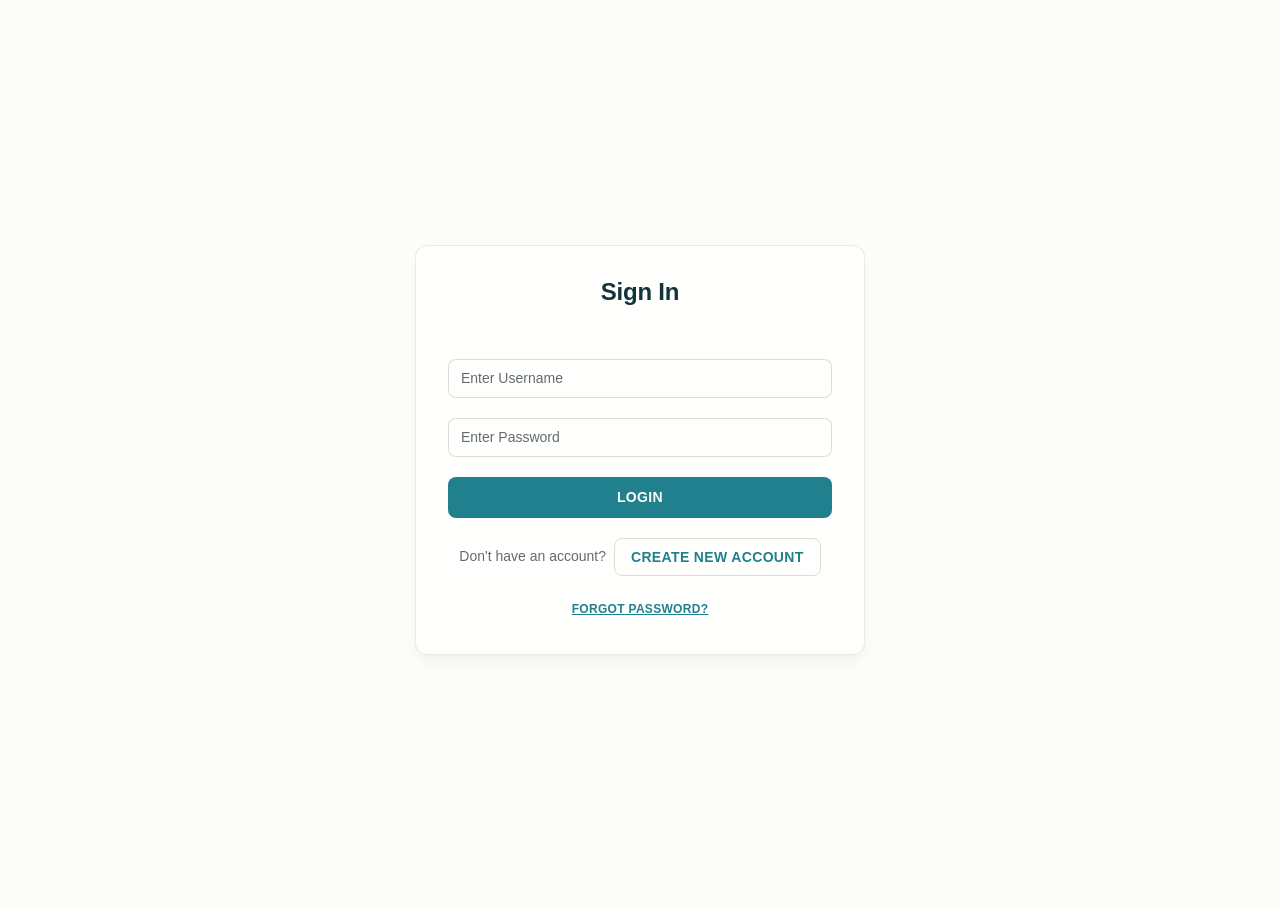
<file: index.html>
<!DOCTYPE html>
<html lang="en">
<head>
    <meta charset="UTF-8">
    <meta name="viewport" content="width=device-width, initial-scale=1.0">
    <title>Login Page</title>
    <link rel="stylesheet" href="style.css">
</head>
<body>
    <div class="container">
        <div class="container1">
            <form id="loginForm">
                <div class="container2">
                    <!-- Sign In label above inputs -->
                    <h1 id="heading">Sign In</h1>

                    <input type="text" name="username" id="uname" placeholder="Enter Username">
                    <input type="password" name="password" id="pass" placeholder="Enter Password">
                    <div id="msg" style="margin-bottom:0px; font-weight:bold;"></div>
                    <input type="submit" value="Login" id="signin">
                    <span>Don't have an account?<input type="button" value="Create new account" id="create"></span>
                    <input type="button" value="Forgot Password?" id="forgot" style="text-decoration: underline;">
                </div>
            </form>
        </div>
    </div>
    <!-- Forgot Password Modal -->
    <div id="forgotModal" class="modal">
        <div class="modal-content">
            <h2>Forgot Password</h2>
            <p>Please contact the administrator to reset your password.</p>
            <button id="closeModal">OK</button>
        </div>
    </div>

    <script src="script.js"></script>
</body>
</html>
</file>
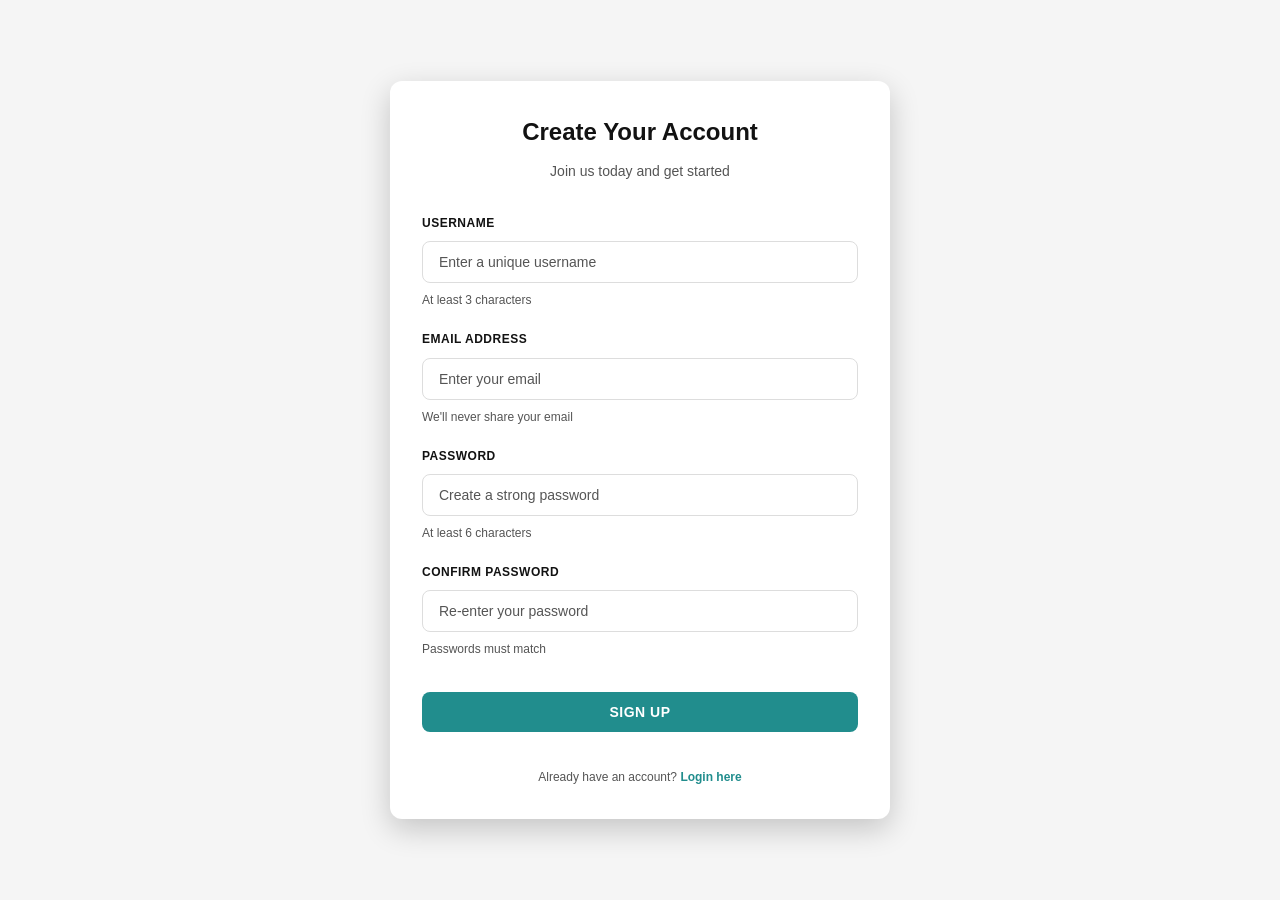
<file: register.html>
<!DOCTYPE html>
<html lang="en">
<head>
    <meta charset="UTF-8">
    <meta name="viewport" content="width=device-width, initial-scale=1.0">
    <title>Register - User Management System</title>
    <link rel="stylesheet" href="style1.css">
</head>
<body>
    <div class="container">
        <div class="registration-wrapper">
            <!-- Header Section -->
            <div class="header-section">
                <h1 id="heading">Create Your Account</h1>
                <p class="subtitle">Join us today and get started</p>
            </div>

            <!-- Registration Form -->
            <form id="registerForm" method="POST" action="insertUser.php" novalidate>
                <div class="form-section">
                    <!-- Username Input -->
                    <div class="form-group">
                        <label for="uname" class="form-label">Username</label>
                        <input 
                            type="text" 
                            name="username" 
                            id="uname"
                            placeholder="Enter a unique username" 
                            required 
                            minlength="3"
                            maxlength="50"
                            class="form-control"
                        >
                        <span class="help-text">At least 3 characters</span>
                    </div>

                    <!-- Email Input -->
                    <div class="form-group">
                        <label for="email" class="form-label">Email Address</label>
                        <input 
                            type="email" 
                            name="emailId" 
                            id="email"
                            placeholder="Enter your email" 
                            required
                            class="form-control"
                        >
                        <span class="help-text">We'll never share your email</span>
                    </div>

                    <!-- Password Input -->
                    <div class="form-group">
                        <label for="pass" class="form-label">Password</label>
                        <input 
                            type="password" 
                            name="password" 
                            id="pass"
                            placeholder="Create a strong password" 
                            required 
                            minlength="6"
                            maxlength="100"
                            class="form-control"
                        >
                        <span class="help-text">At least 6 characters</span>
                    </div>

                    <!-- Confirm Password Input -->
                    <div class="form-group">
                        <label for="cpass" class="form-label">Confirm Password</label>
                        <input 
                            type="password" 
                            name="confirm_password" 
                            id="cpass"
                            placeholder="Re-enter your password" 
                            required 
                            minlength="6"
                            maxlength="100"
                            class="form-control"
                        >
                        <span class="help-text">Passwords must match</span>
                    </div>

                    <!-- Message Display -->
                    <div id="msg" class="message-box"></div>

                    <!-- Form Actions -->
                    <div class="form-actions">
                        <input 
                            type="submit" 
                            value="Sign Up" 
                            id="signup"
                            class="btn btn-primary"
                        >
                    </div>

                    <!-- Login Link -->
                    <p class="login-link">
                        Already have an account? <a href="index.html">Login here</a>
                    </p>
                </div>
            </form>
        </div>
    </div>

    <script>
        // ============================================
        // REGISTRATION FORM LOGIC
        // ============================================

        const form = document.getElementById("registerForm");
        const msgBox = document.getElementById("msg");
        const signupBtn = document.getElementById("signup");

        // Form submission handler
        form.addEventListener("submit", function (e) {
            e.preventDefault();

            // Validate HTML5 constraints
            if (!form.checkValidity()) {
                form.reportValidity();
                return;
            }

            // Get form values and trim whitespace
            const username = document.getElementById("uname").value.trim();
            const email = document.getElementById("email").value.trim();
            const password = document.getElementById("pass").value;
            const confirmPassword = document.getElementById("cpass").value;

            // ============================================
            // CLIENT-SIDE VALIDATION
            // ============================================

            // Check username length
            if (username.length < 3) {
                showMessage("❌ Username must be at least 3 characters!", "error");
                return;
            }

            // Check password match
            if (password !== confirmPassword) {
                showMessage("❌ Passwords do not match!", "error");
                return;
            }

            // Check password length
            if (password.length < 6) {
                showMessage("❌ Password must be at least 6 characters!", "error");
                return;
            }

            // Disable button during submission
            signupBtn.disabled = true;
            signupBtn.value = "Registering...";

            // ============================================
            // SEND DATA TO SERVER
            // ============================================

            const formData = new FormData(form);

            fetch("insertUser.php", {
                method: "POST",
                body: formData
            })
            .then(response => {
                console.log("Response status:", response.status);
                return response.text();
            })
            .then(text => {
                console.log("Raw response:", text);
                
                try {
                    const data = JSON.parse(text);
                    console.log("Parsed data:", data);
                    
                    // Show debug info if available
                    if (data.debug && data.debug.length > 0) {
                        console.log("Debug info:", data.debug);
                    }
                    
                    // Show appropriate message
                    if (data.status === "success") {
                        showMessage("✔ " + data.message, "success");
                        form.reset();
                        
                        // Redirect after 1.5 seconds
                        setTimeout(() => {
                            window.location.href = "index.html";
                        }, 1500);
                    } else {
                        showMessage("❌ " + data.message, "error");
                    }
                } catch (e) {
                    console.error("JSON Parse Error:", e);
                    console.error("Raw Response:", text);
                    showMessage("❌ " + text, "error");
                }
            })
            .catch(error => {
                console.error("Fetch Error:", error);
                showMessage("❌ Network error! " + error.message, "error");
            })
            .finally(() => {
                signupBtn.disabled = false;
                signupBtn.value = "Sign Up";
            });
        });

        // ============================================
        // BACK TO LOGIN BUTTON
        // ============================================

        document.getElementById("backLogin").addEventListener("click", () => {
            window.location.href = "index.html";
        });

        // ============================================
        // HELPER FUNCTION: SHOW MESSAGE
        // ============================================

        function showMessage(text, type) {
            msgBox.textContent = text;
            msgBox.className = "message-box " + type;
            msgBox.style.display = "flex";
        }

        // ============================================
        // REAL-TIME PASSWORD MATCH VALIDATION
        // ============================================

        const passInput = document.getElementById("pass");
        const cpassInput = document.getElementById("cpass");

        cpassInput.addEventListener("input", function () {
            if (cpassInput.value && passInput.value !== cpassInput.value) {
                cpassInput.style.borderColor = "var(--color-error)";
            } else {
                cpassInput.style.borderColor = "var(--color-border)";
            }
        });
    </script>
</body>
</html>
</file>
<file: style.css>
:root {
  /* Primitive Color Tokens */
  --color-white: rgba(255, 255, 255, 1);
  --color-black: rgba(0, 0, 0, 1);
  --color-cream-50: rgba(252, 252, 249, 1);
  --color-cream-100: rgba(255, 255, 253, 1);
  --color-gray-200: rgba(245, 245, 245, 1);
  --color-gray-300: rgba(167, 169, 169, 1);
  --color-gray-400: rgba(119, 124, 124, 1);
  --color-slate-500: rgba(98, 108, 113, 1);
  --color-brown-600: rgba(94, 82, 64, 1);
  --color-charcoal-700: rgba(31, 33, 33, 1);
  --color-charcoal-800: rgba(38, 40, 40, 1);
  --color-slate-900: rgba(19, 52, 59, 1);
  --color-teal-300: rgba(50, 184, 198, 1);
  --color-teal-400: rgba(45, 166, 178, 1);
  --color-teal-500: rgba(33, 128, 141, 1);
  --color-teal-600: rgba(29, 116, 128, 1);
  --color-teal-700: rgba(26, 104, 115, 1);
  --color-teal-800: rgba(41, 150, 161, 1);
  --color-red-400: rgba(255, 84, 89, 1);
  --color-red-500: rgba(192, 21, 47, 1);
  --color-orange-400: rgba(230, 129, 97, 1);
  --color-orange-500: rgba(168, 75, 47, 1);

  /* RGB versions for opacity control */
  --color-brown-600-rgb: 94, 82, 64;
  --color-teal-500-rgb: 33, 128, 141;
  --color-slate-900-rgb: 19, 52, 59;
  --color-slate-500-rgb: 98, 108, 113;
  --color-red-500-rgb: 192, 21, 47;
  --color-red-400-rgb: 255, 84, 89;
  --color-orange-500-rgb: 168, 75, 47;
  --color-orange-400-rgb: 230, 129, 97;

  /* Background color tokens (Light Mode) */
  --color-bg-1: rgba(59, 130, 246, 0.08); /* Light blue */
  --color-bg-2: rgba(245, 158, 11, 0.08); /* Light yellow */
  --color-bg-3: rgba(34, 197, 94, 0.08); /* Light green */
  --color-bg-4: rgba(239, 68, 68, 0.08); /* Light red */
  --color-bg-5: rgba(147, 51, 234, 0.08); /* Light purple */
  --color-bg-6: rgba(249, 115, 22, 0.08); /* Light orange */
  --color-bg-7: rgba(236, 72, 153, 0.08); /* Light pink */
  --color-bg-8: rgba(6, 182, 212, 0.08); /* Light cyan */

  /* Semantic Color Tokens (Light Mode) */
  --color-background: var(--color-cream-50);
  --color-surface: var(--color-cream-100);
  --color-text: var(--color-slate-900);
  --color-text-secondary: var(--color-slate-500);
  --color-primary: var(--color-teal-500);
  --color-primary-hover: var(--color-teal-600);
  --color-primary-active: var(--color-teal-700);
  --color-secondary: rgba(var(--color-brown-600-rgb), 0.12);
  --color-secondary-hover: rgba(var(--color-brown-600-rgb), 0.2);
  --color-secondary-active: rgba(var(--color-brown-600-rgb), 0.25);
  --color-border: rgba(var(--color-brown-600-rgb), 0.2);
  --color-btn-primary-text: var(--color-cream-50);
  --color-card-border: rgba(var(--color-brown-600-rgb), 0.12);
  --color-card-border-inner: rgba(var(--color-brown-600-rgb), 0.12);
  --color-error: var(--color-red-500);
  --color-success: var(--color-teal-500);
  --color-warning: var(--color-orange-500);
  --color-info: var(--color-slate-500);
  --color-focus-ring: rgba(var(--color-teal-500-rgb), 0.4);
  --color-select-caret: rgba(var(--color-slate-900-rgb), 0.8);

  /* Common style patterns */
  --focus-ring: 0 0 0 3px var(--color-focus-ring);
  --focus-outline: 2px solid var(--color-primary);
  --status-bg-opacity: 0.15;
  --status-border-opacity: 0.25;
  --select-caret-light: url("data:image/svg+xml,%3Csvg xmlns='http://www.w3.org/2000/svg' width='16' height='16' viewBox='0 0 24 24' fill='none' stroke='%23134252' stroke-width='2' stroke-linecap='round' stroke-linejoin='round'%3E%3Cpolyline points='6 9 12 15 18 9'%3E%3C/polyline%3E%3C/svg%3E");
  --select-caret-dark: url("data:image/svg+xml,%3Csvg xmlns='http://www.w3.org/2000/svg' width='16' height='16' viewBox='0 0 24 24' fill='none' stroke='%23f5f5f5' stroke-width='2' stroke-linecap='round' stroke-linejoin='round'%3E%3Cpolyline points='6 9 12 15 18 9'%3E%3C/polyline%3E%3C/svg%3E");

  /* RGB versions for opacity control */
  --color-success-rgb: 33, 128, 141;
  --color-error-rgb: 192, 21, 47;
  --color-warning-rgb: 168, 75, 47;
  --color-info-rgb: 98, 108, 113;

  /* Typography */
  --font-family-base: "FKGroteskNeue", "Geist", "Inter", -apple-system,
    BlinkMacSystemFont, "Segoe UI", Roboto, sans-serif;
  --font-family-mono: "Berkeley Mono", ui-monospace, SFMono-Regular, Menlo,
    Monaco, Consolas, monospace;
  --font-size-xs: 11px;
  --font-size-sm: 12px;
  --font-size-base: 14px;
  --font-size-md: 14px;
  --font-size-lg: 16px;
  --font-size-xl: 18px;
  --font-size-2xl: 20px;
  --font-size-3xl: 24px;
  --font-size-4xl: 30px;
  --font-weight-normal: 400;
  --font-weight-medium: 500;
  --font-weight-semibold: 550;
  --font-weight-bold: 600;
  --line-height-tight: 1.2;
  --line-height-normal: 1.5;
  --letter-spacing-tight: -0.01em;

  /* Spacing */
  --space-0: 0;
  --space-1: 1px;
  --space-2: 2px;
  --space-4: 4px;
  --space-6: 6px;
  --space-8: 8px;
  --space-10: 10px;
  --space-12: 12px;
  --space-16: 16px;
  --space-20: 20px;
  --space-24: 24px;
  --space-32: 32px;

  /* Border Radius */
  --radius-sm: 6px;
  --radius-base: 8px;
  --radius-md: 10px;
  --radius-lg: 12px;
  --radius-full: 9999px;

  /* Shadows */
  --shadow-xs: 0 1px 2px rgba(0, 0, 0, 0.02);
  --shadow-sm: 0 1px 3px rgba(0, 0, 0, 0.04), 0 1px 2px rgba(0, 0, 0, 0.02);
  --shadow-md: 0 4px 6px -1px rgba(0, 0, 0, 0.04),
    0 2px 4px -1px rgba(0, 0, 0, 0.02);
  --shadow-lg: 0 10px 15px -3px rgba(0, 0, 0, 0.04),
    0 4px 6px -2px rgba(0, 0, 0, 0.02);
  --shadow-inset-sm: inset 0 1px 0 rgba(255, 255, 255, 0.15),
    inset 0 -1px 0 rgba(0, 0, 0, 0.03);

  /* Animation */
  --duration-fast: 150ms;
  --duration-normal: 250ms;
  --ease-standard: cubic-bezier(0.16, 1, 0.3, 1);

  /* Layout */
  --container-sm: 640px;
  --container-md: 768px;
  --container-lg: 1024px;
  --container-xl: 1280px;
}

/* Dark mode colors */
@media (prefers-color-scheme: dark) {
  :root {
    /* RGB versions for opacity control (Dark Mode) */
    --color-gray-400-rgb: 119, 124, 124;
    --color-teal-300-rgb: 50, 184, 198;
    --color-gray-300-rgb: 167, 169, 169;
    --color-gray-200-rgb: 245, 245, 245;

    /* Background color tokens (Dark Mode) */
    --color-bg-1: rgba(29, 78, 216, 0.15); /* Dark blue */
    --color-bg-2: rgba(180, 83, 9, 0.15); /* Dark yellow */
    --color-bg-3: rgba(21, 128, 61, 0.15); /* Dark green */
    --color-bg-4: rgba(185, 28, 28, 0.15); /* Dark red */
    --color-bg-5: rgba(107, 33, 168, 0.15); /* Dark purple */
    --color-bg-6: rgba(194, 65, 12, 0.15); /* Dark orange */
    --color-bg-7: rgba(190, 24, 93, 0.15); /* Dark pink */
    --color-bg-8: rgba(8, 145, 178, 0.15); /* Dark cyan */

    /* Semantic Color Tokens (Dark Mode) */
    --color-background: var(--color-charcoal-700);
    --color-surface: var(--color-charcoal-800);
    --color-text: var(--color-gray-200);
    --color-text-secondary: rgba(var(--color-gray-300-rgb), 0.7);
    --color-primary: var(--color-teal-300);
    --color-primary-hover: var(--color-teal-400);
    --color-primary-active: var(--color-teal-800);
    --color-secondary: rgba(var(--color-gray-400-rgb), 0.15);
    --color-secondary-hover: rgba(var(--color-gray-400-rgb), 0.25);
    --color-secondary-active: rgba(var(--color-gray-400-rgb), 0.3);
    --color-border: rgba(var(--color-gray-400-rgb), 0.3);
    --color-error: var(--color-red-400);
    --color-success: var(--color-teal-300);
    --color-warning: var(--color-orange-400);
    --color-info: var(--color-gray-300);
    --color-focus-ring: rgba(var(--color-teal-300-rgb), 0.4);
    --color-btn-primary-text: var(--color-slate-900);
    --color-card-border: rgba(var(--color-gray-400-rgb), 0.2);
    --color-card-border-inner: rgba(var(--color-gray-400-rgb), 0.15);
    --shadow-inset-sm: inset 0 1px 0 rgba(255, 255, 255, 0.1),
      inset 0 -1px 0 rgba(0, 0, 0, 0.15);
    --button-border-secondary: rgba(var(--color-gray-400-rgb), 0.2);
    --color-border-secondary: rgba(var(--color-gray-400-rgb), 0.2);
    --color-select-caret: rgba(var(--color-gray-200-rgb), 0.8);

    /* Common style patterns - updated for dark mode */
    --focus-ring: 0 0 0 3px var(--color-focus-ring);
    --focus-outline: 2px solid var(--color-primary);
    --status-bg-opacity: 0.15;
    --status-border-opacity: 0.25;
    --select-caret-light: url("data:image/svg+xml,%3Csvg xmlns='http://www.w3.org/2000/svg' width='16' height='16' viewBox='0 0 24 24' fill='none' stroke='%23134252' stroke-width='2' stroke-linecap='round' stroke-linejoin='round'%3E%3Cpolyline points='6 9 12 15 18 9'%3E%3C/polyline%3E%3C/svg%3E");
    --select-caret-dark: url("data:image/svg+xml,%3Csvg xmlns='http://www.w3.org/2000/svg' width='16' height='16' viewBox='0 0 24 24' fill='none' stroke='%23f5f5f5' stroke-width='2' stroke-linecap='round' stroke-linejoin='round'%3E%3Cpolyline points='6 9 12 15 18 9'%3E%3C/polyline%3E%3C/svg%3E");

    /* RGB versions for dark mode */
    --color-success-rgb: var(--color-teal-300-rgb);
    --color-error-rgb: var(--color-red-400-rgb);
    --color-warning-rgb: var(--color-orange-400-rgb);
    --color-info-rgb: var(--color-gray-300-rgb);
  }
}

/* Data attribute for manual theme switching */
[data-color-scheme="dark"] {
  /* RGB versions for opacity control (dark mode) */
  --color-gray-400-rgb: 119, 124, 124;
  --color-teal-300-rgb: 50, 184, 198;
  --color-gray-300-rgb: 167, 169, 169;
  --color-gray-200-rgb: 245, 245, 245;

  /* Colorful background palette - Dark Mode */
  --color-bg-1: rgba(29, 78, 216, 0.15); /* Dark blue */
  --color-bg-2: rgba(180, 83, 9, 0.15); /* Dark yellow */
  --color-bg-3: rgba(21, 128, 61, 0.15); /* Dark green */
  --color-bg-4: rgba(185, 28, 28, 0.15); /* Dark red */
  --color-bg-5: rgba(107, 33, 168, 0.15); /* Dark purple */
  --color-bg-6: rgba(194, 65, 12, 0.15); /* Dark orange */
  --color-bg-7: rgba(190, 24, 93, 0.15); /* Dark pink */
  --color-bg-8: rgba(8, 145, 178, 0.15); /* Dark cyan */

  /* Semantic Color Tokens (Dark Mode) */
  --color-background: var(--color-charcoal-700);
  --color-surface: var(--color-charcoal-800);
  --color-text: var(--color-gray-200);
  --color-text-secondary: rgba(var(--color-gray-300-rgb), 0.7);
  --color-primary: var(--color-teal-300);
  --color-primary-hover: var(--color-teal-400);
  --color-primary-active: var(--color-teal-800);
  --color-secondary: rgba(var(--color-gray-400-rgb), 0.15);
  --color-secondary-hover: rgba(var(--color-gray-400-rgb), 0.25);
  --color-secondary-active: rgba(var(--color-gray-400-rgb), 0.3);
  --color-border: rgba(var(--color-gray-400-rgb), 0.3);
  --color-error: var(--color-red-400);
  --color-success: var(--color-teal-300);
  --color-warning: var(--color-orange-400);
  --color-info: var(--color-gray-300);
  --color-focus-ring: rgba(var(--color-teal-300-rgb), 0.4);
  --color-btn-primary-text: var(--color-slate-900);
  --color-card-border: rgba(var(--color-gray-400-rgb), 0.15);
  --color-card-border-inner: rgba(var(--color-gray-400-rgb), 0.15);
  --shadow-inset-sm: inset 0 1px 0 rgba(255, 255, 255, 0.1),
    inset 0 -1px 0 rgba(0, 0, 0, 0.15);
  --color-border-secondary: rgba(var(--color-gray-400-rgb), 0.2);
  --color-select-caret: rgba(var(--color-gray-200-rgb), 0.8);

  /* Common style patterns - updated for dark mode */
  --focus-ring: 0 0 0 3px var(--color-focus-ring);
  --focus-outline: 2px solid var(--color-primary);
  --status-bg-opacity: 0.15;
  --status-border-opacity: 0.25;
  --select-caret-light: url("data:image/svg+xml,%3Csvg xmlns='http://www.w3.org/2000/svg' width='16' height='16' viewBox='0 0 24 24' fill='none' stroke='%23134252' stroke-width='2' stroke-linecap='round' stroke-linejoin='round'%3E%3Cpolyline points='6 9 12 15 18 9'%3E%3C/polyline%3E%3C/svg%3E");
  --select-caret-dark: url("data:image/svg+xml,%3Csvg xmlns='http://www.w3.org/2000/svg' width='16' height='16' viewBox='0 0 24 24' fill='none' stroke='%23f5f5f5' stroke-width='2' stroke-linecap='round' stroke-linejoin='round'%3E%3Cpolyline points='6 9 12 15 18 9'%3E%3C/polyline%3E%3C/svg%3E");

  /* RGB versions for dark mode */
  --color-success-rgb: var(--color-teal-300-rgb);
  --color-error-rgb: var(--color-red-400-rgb);
  --color-warning-rgb: var(--color-orange-400-rgb);
  --color-info-rgb: var(--color-gray-300-rgb);
}

[data-color-scheme="light"] {
  /* RGB versions for opacity control (light mode) */
  --color-brown-600-rgb: 94, 82, 64;
  --color-teal-500-rgb: 33, 128, 141;
  --color-slate-900-rgb: 19, 52, 59;

  /* Semantic Color Tokens (Light Mode) */
  --color-background: var(--color-cream-50);
  --color-surface: var(--color-cream-100);
  --color-text: var(--color-slate-900);
  --color-text-secondary: var(--color-slate-500);
  --color-primary: var(--color-teal-500);
  --color-primary-hover: var(--color-teal-600);
  --color-primary-active: var(--color-teal-700);
  --color-secondary: rgba(var(--color-brown-600-rgb), 0.12);
  --color-secondary-hover: rgba(var(--color-brown-600-rgb), 0.2);
  --color-secondary-active: rgba(var(--color-brown-600-rgb), 0.25);
  --color-border: rgba(var(--color-brown-600-rgb), 0.2);
  --color-btn-primary-text: var(--color-cream-50);
  --color-card-border: rgba(var(--color-brown-600-rgb), 0.12);
  --color-card-border-inner: rgba(var(--color-brown-600-rgb), 0.12);
  --color-error: var(--color-red-500);
  --color-success: var(--color-teal-500);
  --color-warning: var(--color-orange-500);
  --color-info: var(--color-slate-500);
  --color-focus-ring: rgba(var(--color-teal-500-rgb), 0.4);

  /* RGB versions for light mode */
  --color-success-rgb: var(--color-teal-500-rgb);
  --color-error-rgb: var(--color-red-500-rgb);
  --color-warning-rgb: var(--color-orange-500-rgb);
  --color-info-rgb: var(--color-slate-500-rgb);
}

/* Base styles */
html {
  font-size: var(--font-size-base);
  font-family: var(--font-family-base);
  line-height: var(--line-height-normal);
  color: var(--color-text);
  background-color: var(--color-background);
  -webkit-font-smoothing: antialiased;
  box-sizing: border-box;
}

body {
  margin: 0;
  padding: 0;
}

*,
*::before,
*::after {
  box-sizing: inherit;
}

/* Typography */
h1,
h2,
h3,
h4,
h5,
h6 {
  margin: 0;
  font-weight: var(--font-weight-semibold);
  line-height: var(--line-height-tight);
  color: var(--color-text);
  letter-spacing: var(--letter-spacing-tight);
}

h1 {
  font-size: var(--font-size-4xl);
}
h2 {
  font-size: var(--font-size-3xl);
}
h3 {
  font-size: var(--font-size-2xl);
}
h4 {
  font-size: var(--font-size-xl);
}
h5 {
  font-size: var(--font-size-lg);
}
h6 {
  font-size: var(--font-size-md);
}

p {
  margin: 0 0 var(--space-16) 0;
}

a {
  color: var(--color-primary);
  text-decoration: none;
  transition: color var(--duration-fast) var(--ease-standard);
}

a:hover {
  color: var(--color-primary-hover);
}

code,
pre {
  font-family: var(--font-family-mono);
  font-size: calc(var(--font-size-base) * 0.95);
  background-color: var(--color-secondary);
  border-radius: var(--radius-sm);
}

code {
  padding: var(--space-1) var(--space-4);
}

pre {
  padding: var(--space-16);
  margin: var(--space-16) 0;
  overflow: auto;
  border: 1px solid var(--color-border);
}

pre code {
  background: none;
  padding: 0;
}

/* Buttons */
.btn {
  display: inline-flex;
  align-items: center;
  justify-content: center;
  padding: var(--space-8) var(--space-16);
  border-radius: var(--radius-base);
  font-size: var(--font-size-base);
  font-weight: 500;
  line-height: 1.5;
  cursor: pointer;
  transition: all var(--duration-normal) var(--ease-standard);
  border: none;
  text-decoration: none;
  position: relative;
}

.btn:focus-visible {
  outline: none;
  box-shadow: var(--focus-ring);
}

.btn--primary {
  background: var(--color-primary);
  color: var(--color-btn-primary-text);
}

.btn--primary:hover {
  background: var(--color-primary-hover);
}

.btn--primary:active {
  background: var(--color-primary-active);
}

.btn--secondary {
  background: var(--color-secondary);
  color: var(--color-text);
}

.btn--secondary:hover {
  background: var(--color-secondary-hover);
}

.btn--secondary:active {
  background: var(--color-secondary-active);
}

.btn--outline {
  background: transparent;
  border: 1px solid var(--color-border);
  color: var(--color-text);
}

.btn--outline:hover {
  background: var(--color-secondary);
}

.btn--sm {
  padding: var(--space-4) var(--space-12);
  font-size: var(--font-size-sm);
  border-radius: var(--radius-sm);
}

.btn--lg {
  padding: var(--space-10) var(--space-20);
  font-size: var(--font-size-lg);
  border-radius: var(--radius-md);
}

.btn--full-width {
  width: 100%;
}

.btn:disabled {
  opacity: 0.5;
  cursor: not-allowed;
}

/* Form elements */
.form-control {
  display: block;
  width: 100%;
  padding: var(--space-8) var(--space-12);
  font-size: var(--font-size-md);
  line-height: 1.5;
  color: var(--color-text);
  background-color: var(--color-surface);
  border: 1px solid var(--color-border);
  border-radius: var(--radius-base);
  transition: border-color var(--duration-fast) var(--ease-standard),
    box-shadow var(--duration-fast) var(--ease-standard);
}

textarea.form-control {
  font-family: var(--font-family-base);
  font-size: var(--font-size-base);
}

select.form-control {
  padding: var(--space-8) var(--space-12);
  -webkit-appearance: none;
  -moz-appearance: none;
  appearance: none;
  background-image: var(--select-caret-light);
  background-repeat: no-repeat;
  background-position: right var(--space-12) center;
  background-size: 16px;
  padding-right: var(--space-32);
}

/* Add a dark mode specific caret */
@media (prefers-color-scheme: dark) {
  select.form-control {
    background-image: var(--select-caret-dark);
  }
}

/* Also handle data-color-scheme */
[data-color-scheme="dark"] select.form-control {
  background-image: var(--select-caret-dark);
}

[data-color-scheme="light"] select.form-control {
  background-image: var(--select-caret-light);
}

.form-control:focus {
  border-color: var(--color-primary);
  outline: var(--focus-outline);
}

.form-label {
  display: block;
  margin-bottom: var(--space-8);
  font-weight: var(--font-weight-medium);
  font-size: var(--font-size-sm);
}

.form-group {
  margin-bottom: var(--space-16);
}

/* Card component */
.card {
  background-color: var(--color-surface);
  border-radius: var(--radius-lg);
  border: 1px solid var(--color-card-border);
  box-shadow: var(--shadow-sm);
  overflow: hidden;
  transition: box-shadow var(--duration-normal) var(--ease-standard);
}

.card:hover {
  box-shadow: var(--shadow-md);
}

.card__body {
  padding: var(--space-16);
}

.card__header,
.card__footer {
  padding: var(--space-16);
  border-bottom: 1px solid var(--color-card-border-inner);
}

/* Status indicators - simplified with CSS variables */
.status {
  display: inline-flex;
  align-items: center;
  padding: var(--space-6) var(--space-12);
  border-radius: var(--radius-full);
  font-weight: var(--font-weight-medium);
  font-size: var(--font-size-sm);
}

.status--success {
  background-color: rgba(
    var(--color-success-rgb, 33, 128, 141),
    var(--status-bg-opacity)
  );
  color: var(--color-success);
  border: 1px solid
    rgba(var(--color-success-rgb, 33, 128, 141), var(--status-border-opacity));
}

.status--error {
  background-color: rgba(
    var(--color-error-rgb, 192, 21, 47),
    var(--status-bg-opacity)
  );
  color: var(--color-error);
  border: 1px solid
    rgba(var(--color-error-rgb, 192, 21, 47), var(--status-border-opacity));
}

.status--warning {
  background-color: rgba(
    var(--color-warning-rgb, 168, 75, 47),
    var(--status-bg-opacity)
  );
  color: var(--color-warning);
  border: 1px solid
    rgba(var(--color-warning-rgb, 168, 75, 47), var(--status-border-opacity));
}

.status--info {
  background-color: rgba(
    var(--color-info-rgb, 98, 108, 113),
    var(--status-bg-opacity)
  );
  color: var(--color-info);
  border: 1px solid
    rgba(var(--color-info-rgb, 98, 108, 113), var(--status-border-opacity));
}

/* Container layout */
.container {
  width: 100%;
  margin-right: auto;
  margin-left: auto;
  padding-right: var(--space-16);
  padding-left: var(--space-16);
}

@media (min-width: 640px) {
  .container {
    max-width: var(--container-sm);
  }
}
@media (min-width: 768px) {
  .container {
    max-width: var(--container-md);
  }
}
@media (min-width: 1024px) {
  .container {
    max-width: var(--container-lg);
  }
}
@media (min-width: 1280px) {
  .container {
    max-width: var(--container-xl);
  }
}

/* Utility classes */
.flex {
  display: flex;
}
.flex-col {
  flex-direction: column;
}
.items-center {
  align-items: center;
}
.justify-center {
  justify-content: center;
}
.justify-between {
  justify-content: space-between;
}
.gap-4 {
  gap: var(--space-4);
}
.gap-8 {
  gap: var(--space-8);
}
.gap-16 {
  gap: var(--space-16);
}

.m-0 {
  margin: 0;
}
.mt-8 {
  margin-top: var(--space-8);
}
.mb-8 {
  margin-bottom: var(--space-8);
}
.mx-8 {
  margin-left: var(--space-8);
  margin-right: var(--space-8);
}
.my-8 {
  margin-top: var(--space-8);
  margin-bottom: var(--space-8);
}

.p-0 {
  padding: 0;
}
.py-8 {
  padding-top: var(--space-8);
  padding-bottom: var(--space-8);
}
.px-8 {
  padding-left: var(--space-8);
  padding-right: var(--space-8);
}
.py-16 {
  padding-top: var(--space-16);
  padding-bottom: var(--space-16);
}
.px-16 {
  padding-left: var(--space-16);
  padding-right: var(--space-16);
}

.block {
  display: block;
}
.hidden {
  display: none;
}

/* Accessibility */
.sr-only {
  position: absolute;
  width: 1px;
  height: 1px;
  padding: 0;
  margin: -1px;
  overflow: hidden;
  clip: rect(0, 0, 0, 0);
  white-space: nowrap;
  border-width: 0;
}

:focus-visible {
  outline: var(--focus-outline);
  outline-offset: 2px;
}

/* Dark mode specifics */
[data-color-scheme="dark"] .btn--outline {
  border: 1px solid var(--color-border-secondary);
}

@font-face {
  font-family: 'FKGroteskNeue';
  src: url('https://r2cdn.perplexity.ai/fonts/FKGroteskNeue.woff2')
    format('woff2');
}

/* END PERPLEXITY DESIGN SYSTEM */
/* ============================================
   LOGIN PAGE STYLESHEET
   ============================================ */

/* GLOBAL RESET */
* {
    margin: 0;
    padding: 0;
    box-sizing: border-box;
}

html {
    font-size: var(--font-size-base);
    -webkit-font-smoothing: antialiased;
}

body {
    font-family: var(--font-family-base);
    background-color: var(--color-background);
    color: var(--color-text);
    line-height: var(--line-height-normal);
    min-height: 100vh;
}

/* CONTAINER */
.container {
    width: 100%;
    max-width: var(--container-xl);
    margin: 0 auto;
    padding: var(--space-16);
    min-height: 100vh;
    display: flex;
    align-items: center;
    justify-content: center;
}

.container1 {
    width: 100%;
    max-width: 450px;
    background: var(--color-surface);
    border-radius: var(--radius-lg);
    box-shadow: var(--shadow-lg);
    padding: var(--space-32);
    animation: slideUp 0.3s var(--ease-standard);
    border: 1px solid var(--color-card-border);
}

@keyframes slideUp {
    from {
        opacity: 0;
        transform: translateY(20px);
    }
    to {
        opacity: 1;
        transform: translateY(0);
    }
}

/* HEADING */
#heading {
    font-size: var(--font-size-3xl);
    font-weight: var(--font-weight-semibold);
    color: var(--color-text);
    text-align: center;
    margin-bottom: var(--space-32);
    line-height: var(--line-height-tight);
    letter-spacing: var(--letter-spacing-tight);
}

/* FORM */
#loginForm {
    width: 100%;
}

.container2 {
    display: flex;
    flex-direction: column;
    gap: var(--space-20);
}

/* INPUT FIELDS */
input[type="text"],
input[type="password"],
input[type="email"] {
    width: 100%;
    padding: var(--space-8) var(--space-12);
    font-size: var(--font-size-md);
    border: 1px solid var(--color-border);
    border-radius: var(--radius-base);
    background-color: var(--color-surface);
    color: var(--color-text);
    font-family: var(--font-family-base);
    transition: all var(--duration-normal) var(--ease-standard);
    line-height: 1.5;
}

input[type="text"]:focus,
input[type="password"]:focus,
input[type="email"]:focus {
    outline: var(--focus-outline);
    border-color: var(--color-primary);
    box-shadow: var(--focus-ring);
}

input[type="text"]::placeholder,
input[type="password"]::placeholder,
input[type="email"]::placeholder {
    color: var(--color-text-secondary);
}

/* MESSAGE BOX */
#msg {
    padding: var(--space-12) var(--space-16);
    border-radius: var(--radius-base);
    font-size: var(--font-size-sm);
    font-weight: var(--font-weight-medium);
    min-height: 24px;
    display: flex;
    align-items: center;
    animation: fadeIn var(--duration-normal) var(--ease-standard);
    margin-bottom: 0 !important;
}

#msg:empty {
    display: none;
}

#msg.error {
    background-color: rgba(var(--color-error-rgb), var(--status-bg-opacity));
    color: var(--color-error);
    border: 1px solid rgba(var(--color-error-rgb), var(--status-border-opacity));
}

#msg.success {
    background-color: rgba(var(--color-success-rgb), var(--status-bg-opacity));
    color: var(--color-success);
    border: 1px solid rgba(var(--color-success-rgb), var(--status-border-opacity));
}

@keyframes fadeIn {
    from {
        opacity: 0;
    }
    to {
        opacity: 1;
    }
}

/* PRIMARY BUTTON - LOGIN */
#signin {
    width: 100%;
    padding: var(--space-10) var(--space-16);
    font-size: var(--font-size-base);
    font-weight: var(--font-weight-semibold);
    background-color: var(--color-primary);
    color: var(--color-btn-primary-text);
    border: none;
    border-radius: var(--radius-base);
    cursor: pointer;
    transition: all var(--duration-normal) var(--ease-standard);
    text-transform: uppercase;
    letter-spacing: 0.025em;
    line-height: 1.5;
}

#signin:hover:not(:disabled) {
    background-color: var(--color-primary-hover);
    box-shadow: var(--shadow-md);
}

#signin:active:not(:disabled) {
    background-color: var(--color-primary-active);
}

#signin:focus {
    outline: var(--focus-outline);
    outline-offset: 2px;
}

#signin:focus-visible {
    box-shadow: var(--focus-ring);
}

#signin:disabled {
    opacity: 0.5;
    cursor: not-allowed;
}

/* SECONDARY BUTTONS - CREATE & FORGOT */
#create,
#forgot {
    padding: var(--space-8) var(--space-12);
    font-size: var(--font-size-base);
    font-weight: var(--font-weight-semibold);
    background: none;
    border: none;
    cursor: pointer;
    transition: all var(--duration-normal) var(--ease-standard);
    text-transform: uppercase;
    letter-spacing: 0.025em;
}

#create {
    color: var(--color-primary);
    border: 1px solid var(--color-border);
    border-radius: var(--radius-base);
    padding: var(--space-10) var(--space-16);
    background-color: transparent;
}

#create:hover:not(:disabled) {
    background-color: var(--color-secondary);
    border-color: var(--color-primary);
}

#create:active:not(:disabled) {
    background-color: var(--color-secondary-hover);
}

#create:focus {
    outline: var(--focus-outline);
    outline-offset: 2px;
}

#create:focus-visible {
    box-shadow: var(--focus-ring);
}

#forgot {
    color: var(--color-primary);
    text-decoration: underline;
    font-size: var(--font-size-sm);
    padding: var(--space-6) var(--space-8);
}

#forgot:hover:not(:disabled) {
    color: var(--color-primary-hover);
}

#forgot:active:not(:disabled) {
    color: var(--color-primary-active);
}

#forgot:focus {
    outline: var(--focus-outline);
    outline-offset: 2px;
    border-radius: var(--radius-sm);
}

#forgot:focus-visible {
    box-shadow: var(--focus-ring);
}

/* TEXT & LINKS */
span {
    text-align: center;
    font-size: var(--font-size-base);
    color: var(--color-text-secondary);
    display: flex;
    align-items: center;
    justify-content: center;
    gap: var(--space-8);
    flex-wrap: wrap;
}

/* RESPONSIVE - TABLET */
@media (max-width: 640px) {
    .container {
        padding: var(--space-12);
    }

    .container1 {
        max-width: 100%;
        padding: var(--space-24);
    }

    #heading {
        font-size: var(--font-size-2xl);
        margin-bottom: var(--space-24);
    }

    input[type="text"],
    input[type="password"],
    input[type="email"] {
        font-size: var(--font-size-base);
    }

    span {
        flex-direction: column;
        gap: var(--space-12);
    }
}

/* RESPONSIVE - MOBILE PORTRAIT */
@media (max-width: 480px) {
    .container {
        padding: var(--space-8);
        align-items: flex-start;
        padding-top: var(--space-24);
    }

    .container1 {
        max-width: 100%;
        padding: var(--space-20);
        box-shadow: var(--shadow-sm);
    }

    #heading {
        font-size: var(--font-size-xl);
        margin-bottom: var(--space-20);
    }

    .container2 {
        gap: var(--space-16);
    }

    input[type="text"],
    input[type="password"],
    input[type="email"] {
        font-size: var(--font-size-base);
        padding: var(--space-10) var(--space-12);
    }

    #msg {
        padding: var(--space-10) var(--space-12);
        font-size: var(--font-size-xs);
    }

    #signin {
        padding: var(--space-12) var(--space-16);
        font-size: var(--font-size-base);
    }

    #create {
        padding: var(--space-10) var(--space-12);
        font-size: var(--font-size-sm);
    }

    #forgot {
        font-size: var(--font-size-xs);
    }

    span {
        font-size: var(--font-size-sm);
        flex-direction: column;
        gap: var(--space-8);
    }
}
/* FORCE LIGHT MODE */
html, body {
    background-color: var(--color-background);
    color: var(--color-text);
}

/* SIGN IN LABEL */
#signin-label {
    position: relative;
    z-index: 10;
}

#signin-label h1 {
    font-size: var(--font-size-4xl);
    font-weight: var(--font-weight-bold);
    color: var(--color-primary);
    text-align: center;
}

/* Ensure card appears below the top label */
.container {
    margin-top: var(--space-8);
    padding-top: var(--space-0);
}

/* Modal background */
.modal {
    display: none;
    position: fixed;
    z-index: 1000;
    left: 0;
    top: 0;
    width: 100%;
    height: 100%;
    background-color: rgba(0, 0, 0, 0.5);
}

/* Modal box */
.modal-content {
    background-color: var(--color-background);
    color: var(--color-text);
    width: 300px;
    margin: 15% auto;
    padding: 20px;
    text-align: center;
    border-radius: 8px;
}

.modal-content h2 {
    color: var(--color-text);
    margin-bottom: 10px;
}

.modal-content button {
    background-color: var(--color-primary);
    color: var(--color-btn-primary-text);
    font-size: var(--font-size-base);
    font-weight: bold;
    padding: 8px 20px;
    cursor: pointer;
    border-color: transparent;
    border-radius: 10px;
    border-style: double;
}
.modal-content button:focus {
    outline: var(--focus-outline);
    outline-offset: 2px;
}
.modal-content button:focus-visible {
    box-shadow: var(--focus-ring);
}
</file>
<file: style1.css>
:root {
  /* Light Mode Colors */
  --color-primary: #218d8d;
  --color-primary-hover: #1a7575;
  --color-primary-active: #166666;
  --color-secondary: #ffffff; /* Light card background */
  --color-error: #c0152f;
  --color-success: #21808d;
  --color-text: #121212; /* Dark text */
  --color-text-light: #555; /* Gray for placeholders */
  --color-bg: #f5f5f5; /* Light body background */
  --color-border: #ddd; /* Light border */

  /* Spacing */
  --space-4: 4px;
  --space-8: 8px;
  --space-12: 12px;
  --space-16: 16px;
  --space-20: 20px;
  --space-24: 24px;
  --space-32: 32px;

  /* Border Radius */
  --radius-sm: 6px;
  --radius-md: 8px;
  --radius-lg: 12px;

  /* Shadows (light mode) */
  --shadow-sm: 0 2px 4px rgba(0, 0, 0, 0.1);
  --shadow-md: 0 4px 12px rgba(0, 0, 0, 0.15);
  --shadow-lg: 0 10px 30px rgba(0, 0, 0, 0.2);

  /* Typography */
  --font-family: -apple-system, BlinkMacSystemFont, 'Segoe UI', 'Roboto', 'Oxygen', 'Ubuntu', 'Cantarell', sans-serif;
  --font-size-base: 14px;
  --font-size-sm: 12px;
  --font-size-md: 16px;
  --font-size-lg: 18px;
  --font-size-xl: 24px;
  --font-weight-normal: 400;
  --font-weight-medium: 500;
  --font-weight-semibold: 600;
}

/* Dark Mode Overrides (automatic) */
@media (prefers-color-scheme: dark) {
  :root {
    --color-primary: #4ecdc4;
    --color-primary-hover: #3bb3aa;
    --color-primary-active: #2f9991;
    --color-secondary: #1e1e1e; /* Dark card background */
    --color-error: #f38b8b;
    --color-success: #4ecdc4;
    --color-text: #f5f5f5; /* Light text */
    --color-text-light: #a0a0a0;
    --color-bg: #121212; /* Dark body background */
    --color-border: #333;

    --shadow-sm: 0 2px 4px rgba(0, 0, 0, 0.5);
    --shadow-md: 0 4px 12px rgba(0, 0, 0, 0.6);
    --shadow-lg: 0 10px 30px rgba(0, 0, 0, 0.7);
  }
}

/* Manual Theme Switching */
[data-color-scheme="dark"] {
  --color-primary: #4ecdc4;
  --color-primary-hover: #3bb3aa;
  --color-primary-active: #2f9991;
  --color-secondary: #1e1e1e;
  --color-error: #f38b8b;
  --color-success: #4ecdc4;
  --color-text: #f5f5f5;
  --color-text-light: #a0a0a0;
  --color-bg: #121212;
  --color-border: #333;

  --shadow-sm: 0 2px 4px rgba(0, 0, 0, 0.5);
  --shadow-md: 0 4px 12px rgba(0, 0, 0, 0.6);
  --shadow-lg: 0 10px 30px rgba(0, 0, 0, 0.7);
}

[data-color-scheme="light"] {
  --color-primary: #218d8d;
  --color-primary-hover: #1a7575;
  --color-primary-active: #166666;
  --color-secondary: #ffffff;
  --color-error: #c0152f;
  --color-success: #21808d;
  --color-text: #121212;
  --color-text-light: #555;
  --color-bg: #f5f5f5;
  --color-border: #ddd;

  --shadow-sm: 0 2px 4px rgba(0, 0, 0, 0.1);
  --shadow-md: 0 4px 12px rgba(0, 0, 0, 0.15);
  --shadow-lg: 0 10px 30px rgba(0, 0, 0, 0.2);
}

/* GLOBAL STYLES */
* {
  margin: 0;
  padding: 0;
  box-sizing: border-box;
}

html {
  font-size: 16px;
  -webkit-font-smoothing: antialiased;
  -moz-osx-font-smoothing: grayscale;
}

body {
  font-family: var(--font-family);
  background-color: var(--color-bg);
  color: var(--color-text);
  line-height: 1.6;
  min-height: 100vh;
}

.container {
  width: 100%;
  max-width: 1200px;
  margin: 0 auto;
  padding: var(--space-16);
  min-height: 100vh;
  display: flex;
  align-items: center;
  justify-content: center;
}

.registration-wrapper {
  width: 100%;
  max-width: 500px;
  background: var(--color-secondary);
  border-radius: var(--radius-lg);
  box-shadow: var(--shadow-lg);
  padding: var(--space-32);
  animation: slideUp 0.3s ease-out;
}

@keyframes slideUp {
  from { opacity: 0; transform: translateY(20px); }
  to { opacity: 1; transform: translateY(0); }
}

.header-section {
  text-align: center;
  margin-bottom: var(--space-32);
}

#heading {
  font-size: var(--font-size-xl);
  font-weight: var(--font-weight-semibold);
  color: var(--color-text);
  margin-bottom: var(--space-8);
}

.subtitle {
  font-size: var(--font-size-base);
  color: var(--color-text-light);
  font-weight: var(--font-weight-normal);
}

.form-section {
  display: flex;
  flex-direction: column;
  gap: var(--space-20);
}

.form-group {
  display: flex;
  flex-direction: column;
  gap: var(--space-8);
}

.form-label {
  font-size: var(--font-size-sm);
  font-weight: var(--font-weight-semibold);
  color: var(--color-text);
  text-transform: uppercase;
  letter-spacing: 0.5px;
}

.form-control {
  padding: var(--space-12) var(--space-16);
  font-size: var(--font-size-base);
  border: 1px solid var(--color-border);
  border-radius: var(--radius-md);
  background-color: var(--color-secondary);
  color: var(--color-text);
  font-family: var(--font-family);
  transition: all 0.2s ease;
}

.form-control:focus {
  outline: none;
  border-color: var(--color-primary);
  box-shadow: 0 0 0 3px rgba(33, 141, 141, 0.2);
}

.form-control::placeholder {
  color: var(--color-text-light);
}

.help-text {
  font-size: var(--font-size-sm);
  color: var(--color-text-light);
  font-weight: var(--font-weight-normal);
}

.message-box {
  padding: var(--space-12) var(--space-16);
  border-radius: var(--radius-md);
  font-size: var(--font-size-base);
  font-weight: var(--font-weight-medium);
  min-height: 24px;
  display: flex;
  align-items: center;
  animation: fadeIn 0.3s ease-out;
}

.message-box:empty { display: none; }

.message-box.error {
  background-color: rgba(243, 139, 139, 0.1);
  color: var(--color-error);
  border: 1px solid rgba(243, 139, 139, 0.2);
}

.message-box.success {
  background-color: rgba(78, 205, 196, 0.1);
  color: var(--color-success);
  border: 1px solid rgba(78, 205, 196, 0.2);
}

@keyframes fadeIn {
  from { opacity: 0; }
  to { opacity: 1; }
}

.form-actions {
  display: flex;
  gap: var(--space-12);
  margin-top: var(--space-12);
}

.btn {
  flex: 1;
  padding: var(--space-12) var(--space-16);
  font-size: var(--font-size-base);
  font-weight: var(--font-weight-semibold);
  border: none;
  border-radius: var(--radius-md);
  cursor: pointer;
  transition: all 0.2s ease;
  text-transform: uppercase;
  letter-spacing: 0.5px;
}

.btn:focus {
  outline: 2px solid var(--color-primary);
  outline-offset: 2px;
}

.btn:disabled {
  opacity: 0.5;
  cursor: not-allowed;
}

.btn-primary {
  background-color: var(--color-primary);
  color: #fff;
}

.btn-primary:hover:not(:disabled) {
  background-color: var(--color-primary-hover);
  box-shadow: var(--shadow-md);
}

.btn-primary:active:not(:disabled) {
  background-color: var(--color-primary-active);
}

.btn-secondary {
  background-color: transparent;
  color: var(--color-primary);
  border: 2px solid var(--color-primary);
}

.btn-secondary:hover:not(:disabled) {
  background-color: rgba(33, 141, 141, 0.1);
}

.btn-secondary:active:not(:disabled) {
  background-color: rgba(33, 141, 141, 0.2);
}

.login-link {
  text-align: center;
  font-size: var(--font-size-sm);
  color: var(--color-text-light);
  margin-top: var(--space-16);
}

.login-link a {
  color: var(--color-primary);
  text-decoration: none;
  font-weight: var(--font-weight-semibold);
  transition: color 0.2s ease;
}

.login-link a:hover {
  color: var(--color-primary-hover);
  text-decoration: underline;
}

/* Responsive adjustments */
@media (max-width: 640px) {
  .container { padding: var(--space-12); }
  .registration-wrapper { padding: var(--space-20); }
  #heading { font-size: var(--font-size-lg); }
  .form-actions { flex-direction: column; }
  .btn { width: 100%; }
}
</file>
